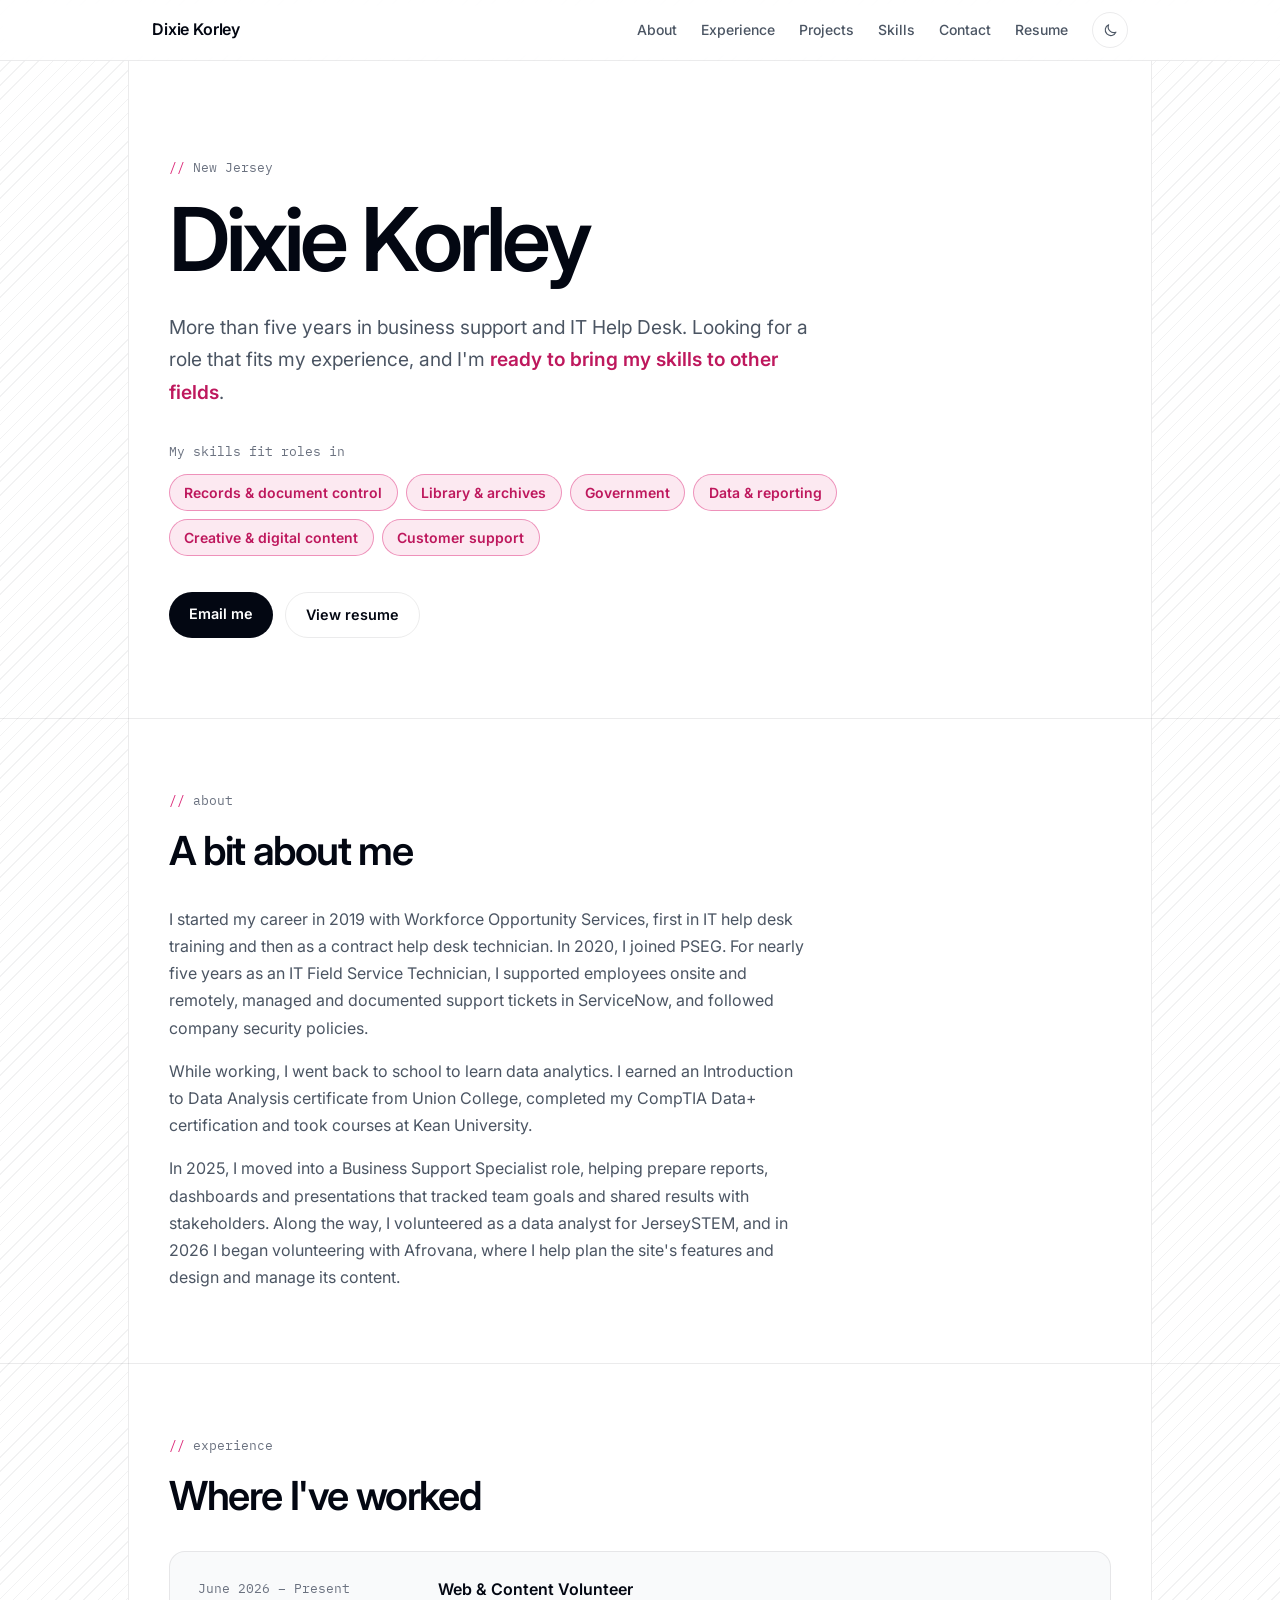
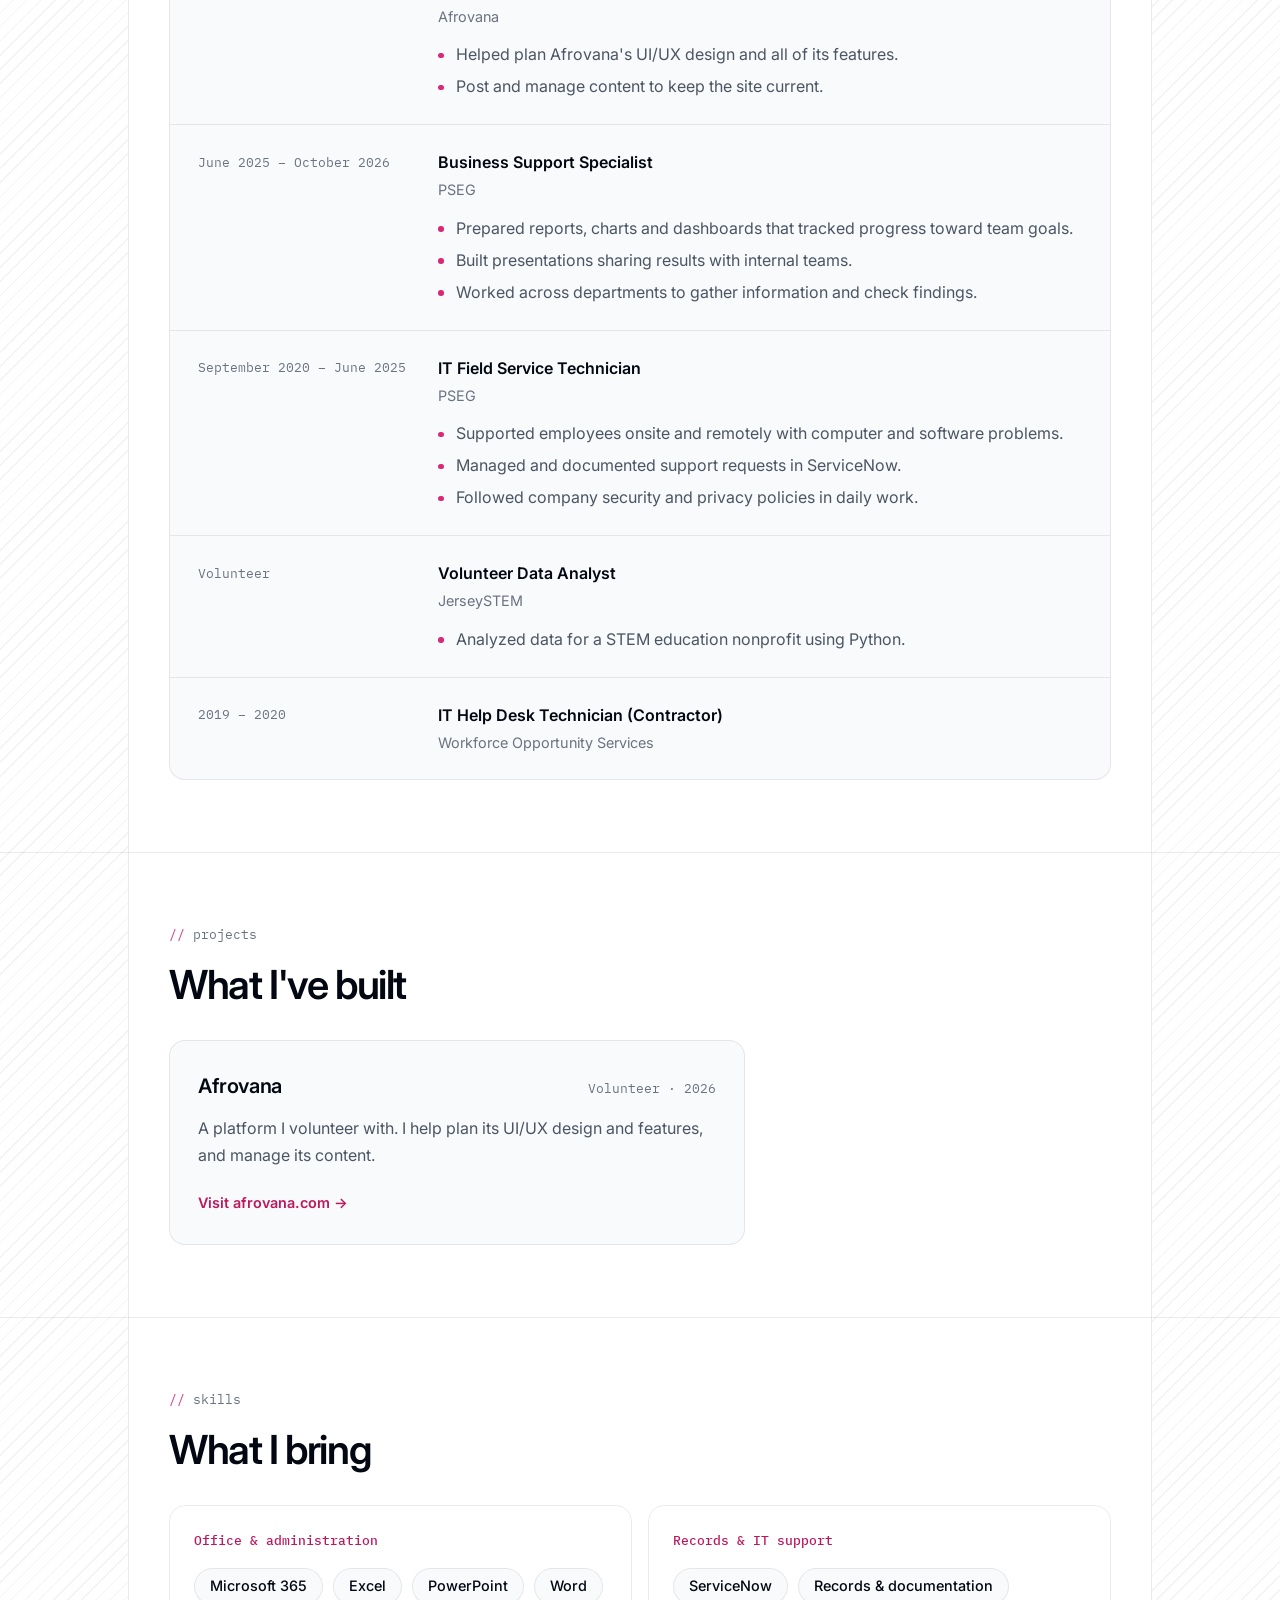
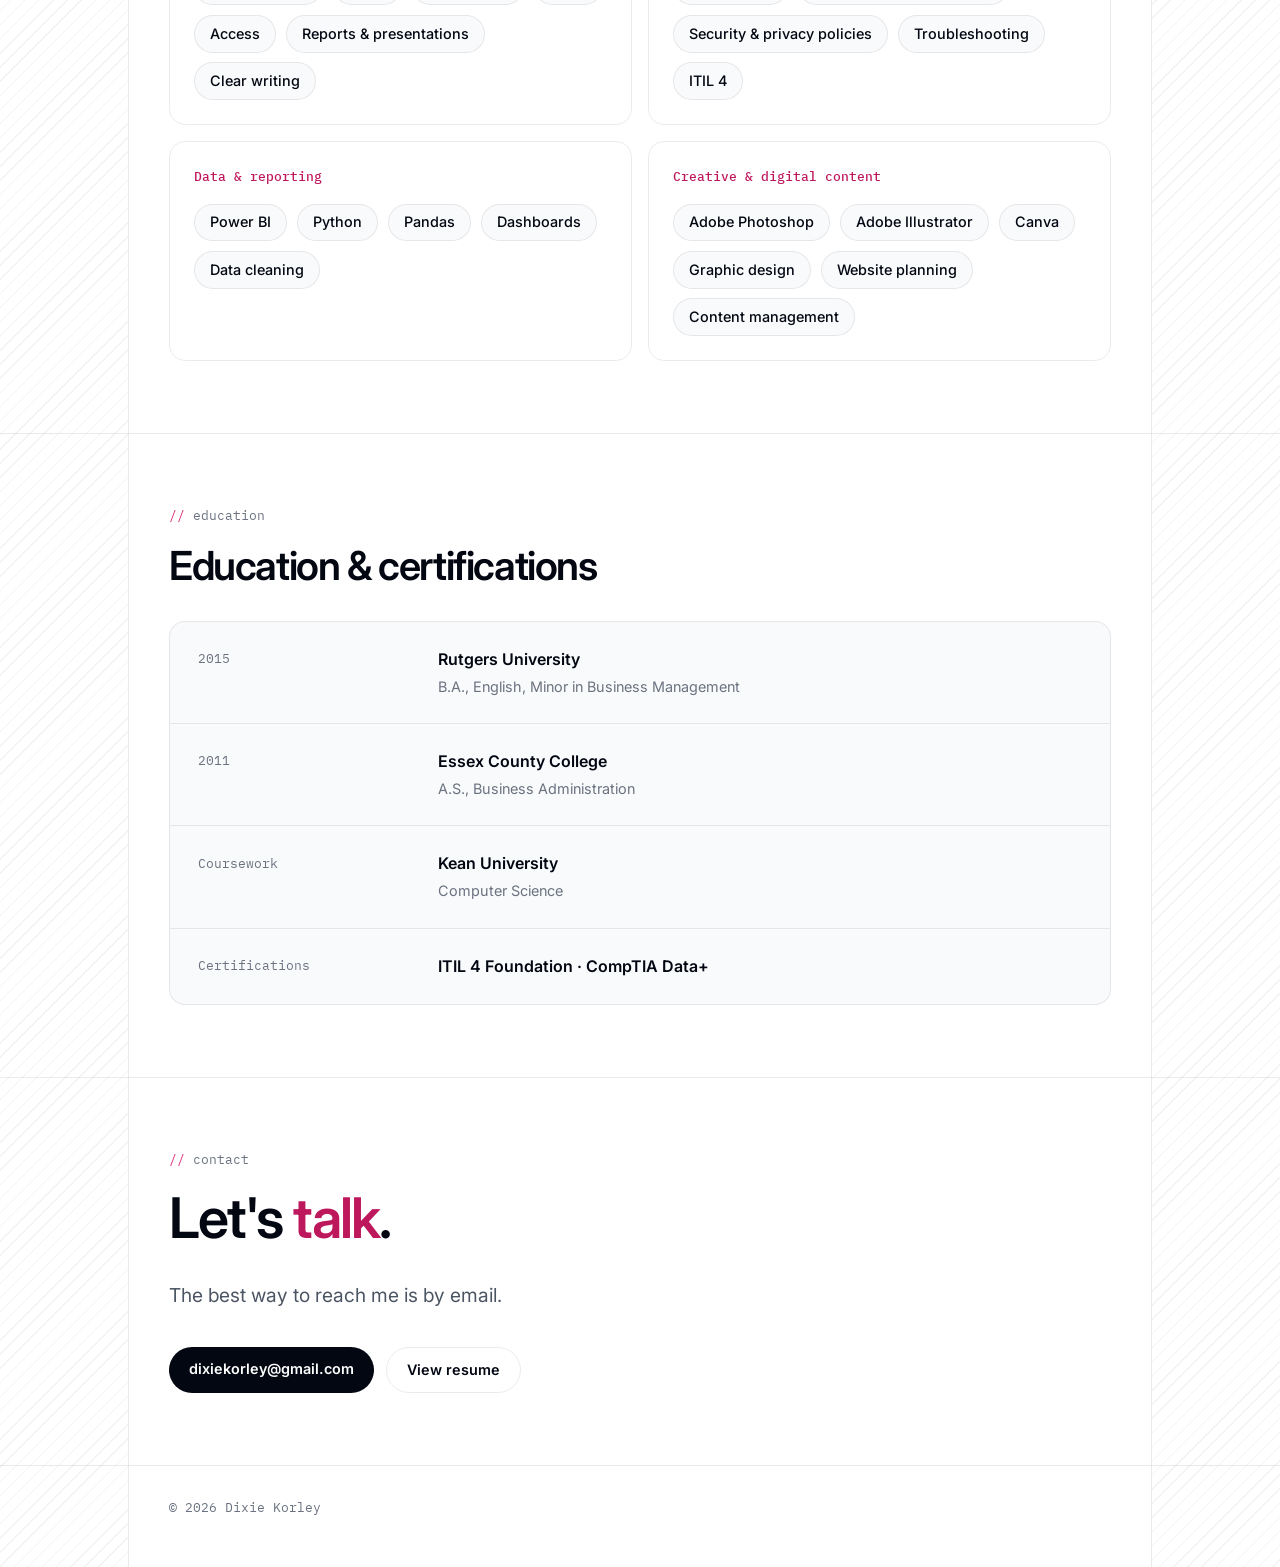
<file: index.html>
<!DOCTYPE html>
<html lang="en">

<head>
	<meta charset="utf-8">
	<meta name="viewport" content="width=device-width, initial-scale=1">
	<title>Dixie Korley</title>
	<meta name="description" content="Dixie Korley, based in New Jersey: experience, skills and contact.">
	<meta name="color-scheme" content="light dark">
	<meta name="theme-color" content="#ffffff" media="(prefers-color-scheme: light)">
	<meta name="theme-color" content="#030712" media="(prefers-color-scheme: dark)">
	<script>
		try {
			var saved = localStorage.getItem("theme");
			if (saved === "light" || saved === "dark") document.documentElement.setAttribute("data-theme", saved);
		} catch (e) {}
	</script>
	<link rel="icon" href="favicon.ico" sizes="any">
	<link rel="icon" type="image/png" sizes="32x32" href="favicon-32.png">
	<link rel="apple-touch-icon" href="apple-touch-icon.png">
	<link rel="preconnect" href="https://fonts.googleapis.com">
	<link rel="preconnect" href="https://fonts.gstatic.com" crossorigin>
	<link rel="stylesheet" href="https://fonts.googleapis.com/css2?family=Inter:wght@400;500;600;700&family=IBM+Plex+Mono:wght@400;500&display=swap">
	<link rel="stylesheet" href="./index.css">
</head>

<body>
	<header class="nav">
		<div class="nav-inner">
			<a class="brand" href="#top">Dixie Korley</a>
			<nav class="nav-links" id="site-menu" aria-label="Sections">
				<a href="#about">About</a>
				<a href="#experience">Experience</a>
				<a href="#projects">Projects</a>
				<a href="#skills">Skills</a>
				<a href="#contact">Contact</a>
				<a href="./resume.html">Resume</a>
			</nav>
			<button class="theme-toggle" type="button" aria-label="Switch between light and dark mode">
				<svg class="icon-sun" viewBox="0 0 24 24" aria-hidden="true"><circle cx="12" cy="12" r="4.5"/><path d="M12 2v2M12 20v2M4.9 4.9l1.4 1.4M17.7 17.7l1.4 1.4M2 12h2M20 12h2M4.9 19.1l1.4-1.4M17.7 6.3l1.4-1.4"/></svg>
				<svg class="icon-moon" viewBox="0 0 24 24" aria-hidden="true"><path d="M20 14.5A8 8 0 0 1 9.5 4a8 8 0 1 0 10.5 10.5z"/></svg>
			</button>
			<button class="menu-toggle" type="button" aria-label="Open menu" aria-controls="site-menu" aria-expanded="false">
				<svg class="icon-menu" viewBox="0 0 24 24" aria-hidden="true"><path d="M4 7h16M4 12h16M4 17h16"/></svg>
				<svg class="icon-close" viewBox="0 0 24 24" aria-hidden="true"><path d="M6 6l12 12M18 6L6 18"/></svg>
			</button>
		</div>
	</header>

	<div class="frame" id="top">
		<section class="hero">
			<p class="label">New Jersey</p>
			<h1>Dixie Korley</h1>
			<p class="lead">More than five years in business support and IT Help Desk. Looking for a role that fits my experience, and I'm <span class="hl">ready to bring my skills to other fields</span>.</p>
			<p class="fit-label">My skills fit roles in</p>
			<ul class="fit">
				<li>Records &amp; document control</li>
				<li>Library &amp; archives</li>
				<li>Government</li>
				<li>Data &amp; reporting</li>
				<li>Creative &amp; digital content</li>
				<li>Customer support</li>
			</ul>
			<div class="actions">
				<a class="btn btn-solid" href="mailto:dixiekorley@gmail.com">Email me</a>
				<a class="btn btn-outline" href="./resume.html">View resume</a>
			</div>
		</section>

		<section id="about">
			<p class="label">about</p>
			<h2>A bit about me</h2>
			<div class="prose">
				<p>I started my career in 2019 with Workforce Opportunity Services, first in IT help desk training and then as a contract help desk technician. In 2020, I joined PSEG. For nearly five years as an IT Field Service Technician, I supported employees onsite and remotely, managed and documented support tickets in ServiceNow, and followed company security policies.</p>
				<p>While working, I went back to school to learn data analytics. I earned an Introduction to Data Analysis certificate from Union College, completed my CompTIA Data+ certification and took courses at Kean University.</p>
				<p>In 2025, I moved into a Business Support Specialist role, helping prepare reports, dashboards and presentations that tracked team goals and shared results with stakeholders. Along the way, I volunteered as a data analyst for JerseySTEM, and in 2026 I began volunteering with Afrovana, where I help plan the site's features and design and manage its content.</p>
			</div>
		</section>

		<section id="experience">
			<p class="label">experience</p>
			<h2>Where I've worked</h2>

			<div class="rows">
				<article class="row">
					<p class="when">June 2026 &ndash; Present</p>
					<div>
						<h3>Web &amp; Content Volunteer</h3>
						<p class="org">Afrovana</p>
						<ul>
							<li>Helped plan Afrovana's UI/UX design and all of its features.</li>
							<li>Post and manage content to keep the site current.</li>
						</ul>
					</div>
				</article>

				<article class="row">
					<p class="when">June 2025 &ndash; October 2026</p>
					<div>
						<h3>Business Support Specialist</h3>
						<p class="org">PSEG</p>
						<ul>
							<li>Prepared reports, charts and dashboards that tracked progress toward team goals.</li>
							<li>Built presentations sharing results with internal teams.</li>
							<li>Worked across departments to gather information and check findings.</li>
						</ul>
					</div>
				</article>

				<article class="row">
					<p class="when">September 2020 &ndash; June 2025</p>
					<div>
						<h3>IT Field Service Technician</h3>
						<p class="org">PSEG</p>
						<ul>
							<li>Supported employees onsite and remotely with computer and software problems.</li>
							<li>Managed and documented support requests in ServiceNow.</li>
							<li>Followed company security and privacy policies in daily work.</li>
						</ul>
					</div>
				</article>

				<article class="row">
					<p class="when">Volunteer</p>
					<div>
						<h3>Volunteer Data Analyst</h3>
						<p class="org">JerseySTEM</p>
						<ul>
							<li>Analyzed data for a STEM education nonprofit using Python.</li>
						</ul>
					</div>
				</article>

				<article class="row">
					<p class="when">2019 &ndash; 2020</p>
					<div>
						<h3>IT Help Desk Technician (Contractor)</h3>
						<p class="org">Workforce Opportunity Services</p>
					</div>
				</article>
			</div>
		</section>

		<section id="projects">
			<p class="label">projects</p>
			<h2>What I've built</h2>
			<a class="project" target="_blank" rel="noopener" href="https://afrovana.com">
				<div class="project-head">
					<h3>Afrovana</h3>
					<span class="project-tag">Volunteer &middot; 2026</span>
				</div>
				<p>A platform I volunteer with. I help plan its UI/UX design and features, and manage its content.</p>
				<span class="project-link">Visit afrovana.com <span aria-hidden="true">&rarr;</span></span>
			</a>
		</section>

		<section id="skills">
			<p class="label">skills</p>
			<h2>What I bring</h2>
			<div class="skill-groups">
				<div class="skill-group">
					<h3>Office &amp; administration</h3>
					<ul class="pills">
						<li>Microsoft 365</li>
						<li>Excel</li>
						<li>PowerPoint</li>
						<li>Word</li>
						<li>Access</li>
						<li>Reports &amp; presentations</li>
						<li>Clear writing</li>
					</ul>
				</div>
				<div class="skill-group">
					<h3>Records &amp; IT support</h3>
					<ul class="pills">
						<li>ServiceNow</li>
						<li>Records &amp; documentation</li>
						<li>Security &amp; privacy policies</li>
						<li>Troubleshooting</li>
						<li>ITIL 4</li>
					</ul>
				</div>
				<div class="skill-group">
					<h3>Data &amp; reporting</h3>
					<ul class="pills">
						<li>Power BI</li>
						<li>Python</li>
						<li>Pandas</li>
						<li>Dashboards</li>
						<li>Data cleaning</li>
					</ul>
				</div>
				<div class="skill-group">
					<h3>Creative &amp; digital content</h3>
					<ul class="pills">
						<li>Adobe Photoshop</li>
						<li>Adobe Illustrator</li>
						<li>Canva</li>
						<li>Graphic design</li>
						<li>Website planning</li>
						<li>Content management</li>
					</ul>
				</div>
			</div>
		</section>

		<section id="education">
			<p class="label">education</p>
			<h2>Education &amp; certifications</h2>
			<div class="rows">
				<div class="row">
					<p class="when">2015</p>
					<div>
						<h3>Rutgers University</h3>
						<p class="org">B.A., English, Minor in Business Management</p>
					</div>
				</div>
				<div class="row">
					<p class="when">2011</p>
					<div>
						<h3>Essex County College</h3>
						<p class="org">A.S., Business Administration</p>
					</div>
				</div>
				<div class="row">
					<p class="when">Coursework</p>
					<div>
						<h3>Kean University</h3>
						<p class="org">Computer Science</p>
					</div>
				</div>
				<div class="row">
					<p class="when">Certifications</p>
					<div>
						<h3>ITIL 4 Foundation &middot; CompTIA Data+</h3>
					</div>
				</div>
			</div>
		</section>

		<section id="contact" class="contact">
			<p class="label">contact</p>
			<h2>Let's <span class="hl">talk</span>.</h2>
			<p class="lead">The best way to reach me is by email.</p>
			<div class="actions">
				<a class="btn btn-solid" href="mailto:dixiekorley@gmail.com">dixiekorley@gmail.com</a>
				<a class="btn btn-outline" href="./resume.html">View resume</a>
			</div>
		</section>

		<footer>
			<p>&copy; 2026 Dixie Korley</p>
		</footer>
	</div>

	<script>
		(function () {
			var root = document.documentElement;
			var button = document.querySelector(".theme-toggle");
			function current() {
				var set = root.getAttribute("data-theme");
				if (set) return set;
				return window.matchMedia("(prefers-color-scheme: dark)").matches ? "dark" : "light";
			}
			button.addEventListener("click", function () {
				var next = current() === "dark" ? "light" : "dark";
				root.setAttribute("data-theme", next);
				try { localStorage.setItem("theme", next); } catch (e) {}
			});
		})();

		// Phone menu
		(function () {
			var header = document.querySelector(".nav");
			var toggle = document.querySelector(".menu-toggle");
			var menu = document.getElementById("site-menu");
			function setOpen(open) {
				header.classList.toggle("open", open);
				toggle.setAttribute("aria-expanded", open ? "true" : "false");
				toggle.setAttribute("aria-label", open ? "Close menu" : "Open menu");
			}
			toggle.addEventListener("click", function () {
				setOpen(!header.classList.contains("open"));
			});
			menu.addEventListener("click", function (e) {
				if (e.target.closest("a")) setOpen(false);
			});
			document.addEventListener("keydown", function (e) {
				if (e.key === "Escape" && header.classList.contains("open")) {
					setOpen(false);
					toggle.focus();
				}
			});
			document.addEventListener("click", function (e) {
				if (header.classList.contains("open") && !header.contains(e.target)) setOpen(false);
			});
			window.matchMedia("(min-width: 721px)").addEventListener("change", function (e) {
				if (e.matches) setOpen(false);
			});
		})();
	</script>
</body>

</html>
</file>
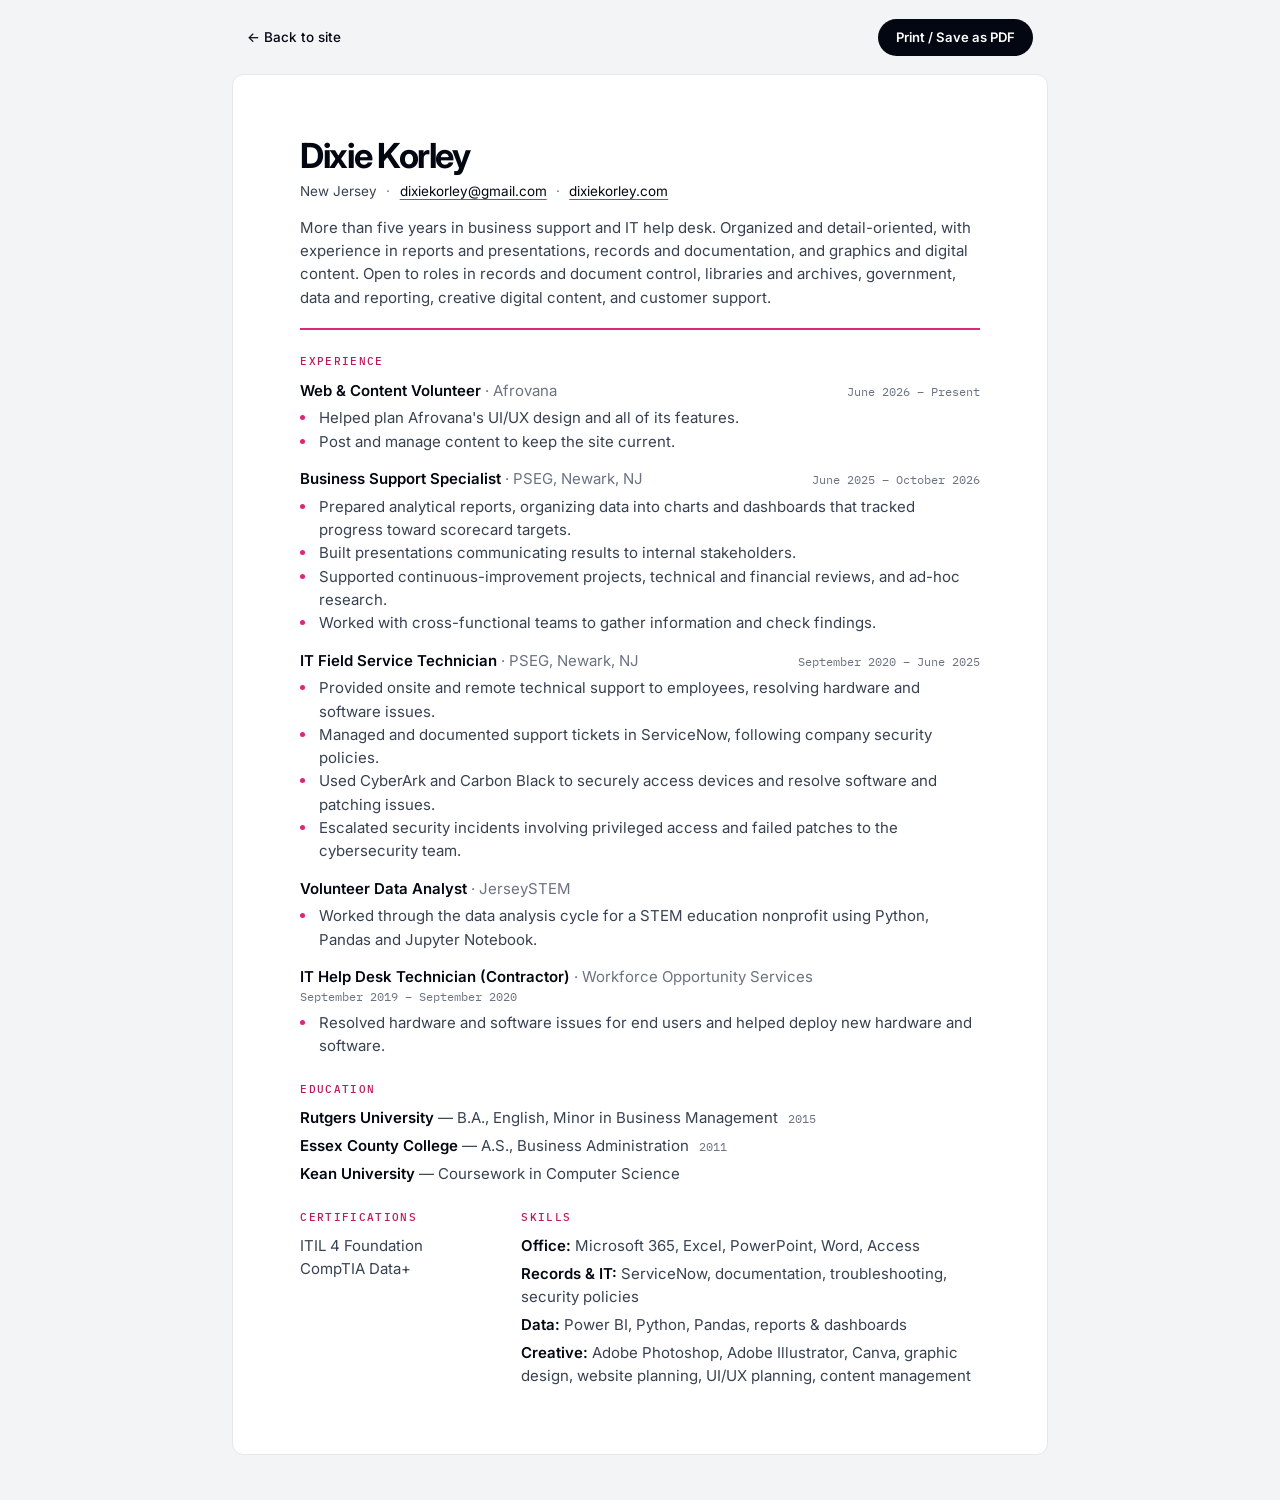
<file: resume.html>
<!DOCTYPE html>
<html lang="en">

<head>
	<meta charset="utf-8">
	<meta name="viewport" content="width=device-width, initial-scale=1">
	<title>Dixie Korley | Resume</title>
	<meta name="description" content="Resume of Dixie Korley, New Jersey.">
	<meta name="color-scheme" content="light">
	<meta name="theme-color" content="#ffffff">
	<link rel="icon" href="favicon.ico" sizes="any">
	<link rel="icon" type="image/png" sizes="32x32" href="favicon-32.png">
	<link rel="apple-touch-icon" href="apple-touch-icon.png">
	<link rel="preconnect" href="https://fonts.googleapis.com">
	<link rel="preconnect" href="https://fonts.gstatic.com" crossorigin>
	<link rel="stylesheet" href="https://fonts.googleapis.com/css2?family=Inter:wght@400;500;600;700&family=IBM+Plex+Mono:wght@400;500&display=swap">
	<link rel="stylesheet" href="./resume.css">
</head>

<body>
	<nav class="toolbar">
		<a class="back" href="./">&larr; Back to site</a>
		<button class="print" type="button" onclick="window.print()">Print / Save as PDF</button>
	</nav>

	<main class="page">
		<header class="head">
			<h1>Dixie Korley</h1>
			<p class="contact">
				New Jersey
				<span class="sep">&middot;</span>
				<a href="mailto:dixiekorley@gmail.com">dixiekorley@gmail.com</a>
				<span class="sep">&middot;</span>
				<a href="https://dixiekorley.com">dixiekorley.com</a>
			</p>
			<p class="summary">More than five years in business support and IT help desk. Organized and detail-oriented, with experience in reports and presentations, records and documentation, and graphics and digital content. Open to roles in records and document control, libraries and archives, government, data and reporting, creative digital content, and customer support.</p>
		</header>

		<section>
			<h2>Experience</h2>

			<article class="job">
				<div class="job-head">
					<h3>Web &amp; Content Volunteer <span class="org">&middot; Afrovana</span></h3>
					<p class="when">June 2026 &ndash; Present</p>
				</div>
				<ul>
					<li>Helped plan Afrovana's UI/UX design and all of its features.</li>
					<li>Post and manage content to keep the site current.</li>
				</ul>
			</article>

			<article class="job">
				<div class="job-head">
					<h3>Business Support Specialist <span class="org">&middot; PSEG, Newark, NJ</span></h3>
					<p class="when">June 2025 &ndash; October 2026</p>
				</div>
				<ul>
					<li>Prepared analytical reports, organizing data into charts and dashboards that tracked progress toward scorecard targets.</li>
					<li>Built presentations communicating results to internal stakeholders.</li>
					<li>Supported continuous-improvement projects, technical and financial reviews, and ad-hoc research.</li>
					<li>Worked with cross-functional teams to gather information and check findings.</li>
				</ul>
			</article>

			<article class="job">
				<div class="job-head">
					<h3>IT Field Service Technician <span class="org">&middot; PSEG, Newark, NJ</span></h3>
					<p class="when">September 2020 &ndash; June 2025</p>
				</div>
				<ul>
					<li>Provided onsite and remote technical support to employees, resolving hardware and software issues.</li>
					<li>Managed and documented support tickets in ServiceNow, following company security policies.</li>
					<li>Used CyberArk and Carbon Black to securely access devices and resolve software and patching issues.</li>
					<li>Escalated security incidents involving privileged access and failed patches to the cybersecurity team.</li>
				</ul>
			</article>

			<article class="job">
				<div class="job-head">
					<h3>Volunteer Data Analyst <span class="org">&middot; JerseySTEM</span></h3>
				</div>
				<ul>
					<li>Worked through the data analysis cycle for a STEM education nonprofit using Python, Pandas and Jupyter Notebook.</li>
				</ul>
			</article>

			<article class="job">
				<div class="job-head">
					<h3>IT Help Desk Technician (Contractor) <span class="org">&middot; Workforce Opportunity Services</span></h3>
					<p class="when">September 2019 &ndash; September 2020</p>
				</div>
				<ul>
					<li>Resolved hardware and software issues for end users and helped deploy new hardware and software.</li>
				</ul>
			</article>
		</section>

		<section>
			<h2>Education</h2>
			<div class="edu">
				<p><strong>Rutgers University</strong> &mdash; B.A., English, Minor in Business Management <span class="when">2015</span></p>
				<p><strong>Essex County College</strong> &mdash; A.S., Business Administration <span class="when">2011</span></p>
				<p><strong>Kean University</strong> &mdash; Coursework in Computer Science</p>
			</div>
		</section>

		<section class="two-col">
			<div>
				<h2>Certifications</h2>
				<p>ITIL 4 Foundation<br>CompTIA Data+</p>
			</div>
			<div>
				<h2>Skills</h2>
				<p><strong>Office:</strong> Microsoft 365, Excel, PowerPoint, Word, Access</p>
				<p><strong>Records &amp; IT:</strong> ServiceNow, documentation, troubleshooting, security policies</p>
				<p><strong>Data:</strong> Power BI, Python, Pandas, reports &amp; dashboards</p>
				<p><strong>Creative:</strong> Adobe Photoshop, Adobe Illustrator, Canva, graphic design, website planning, UI/UX planning, content management</p>
			</div>
		</section>
	</main>
</body>

</html>
</file>
<file: index.css>
/* Light mode (default) */
:root {
	--bg: #ffffff;
	--panel: #f9fafb;
	--text: #4b5563;
	--heading: #030712;
	--muted: #6b7280;
	--line: rgba(3, 7, 18, 0.08);
	--hatch: rgba(3, 7, 18, 0.05);
	--pink: #db2777;
	--pink-text: #be185d;
	--btn-bg: #030712;
	--btn-text: #ffffff;
	--sans: 'Inter', system-ui, sans-serif;
	--mono: 'IBM Plex Mono', ui-monospace, monospace;
	color-scheme: light;
}

/* Dark mode: follows the device setting unless the visitor picked light */
@media (prefers-color-scheme: dark) {
	:root:not([data-theme="light"]) {
		--bg: #030712;
		--panel: #0b1120;
		--text: #9ca3af;
		--heading: #ffffff;
		--muted: #6b7280;
		--line: rgba(255, 255, 255, 0.1);
		--hatch: rgba(255, 255, 255, 0.06);
		--pink: #f472b6;
		--pink-text: #f472b6;
		--btn-bg: #ffffff;
		--btn-text: #030712;
		color-scheme: dark;
	}
}

/* Dark mode: picked with the toggle */
:root[data-theme="dark"] {
	--bg: #030712;
	--panel: #0b1120;
	--text: #9ca3af;
	--heading: #ffffff;
	--muted: #6b7280;
	--line: rgba(255, 255, 255, 0.1);
	--hatch: rgba(255, 255, 255, 0.06);
	--pink: #f472b6;
	--pink-text: #f472b6;
	--btn-bg: #ffffff;
	--btn-text: #030712;
	color-scheme: dark;
}

* {
	box-sizing: border-box;
}

html {
	overflow-x: clip;
	font-size: 16px;
	scroll-behavior: smooth;
	scroll-padding-top: 4.5rem;
	-webkit-text-size-adjust: 100%;
}

body {
	margin: 0;
	overflow-x: clip;
	color: var(--text);
	font-family: var(--sans);
	line-height: 1.7;
	-webkit-font-smoothing: antialiased;
	/* Striped side margins */
	background-color: var(--bg);
	background-image: repeating-linear-gradient(135deg, var(--hatch) 0 1px, transparent 1px 10px);
	transition: background-color 0.25s, color 0.25s;
}

::selection {
	background: var(--pink);
	color: #ffffff;
}

a {
	color: var(--heading);
	text-decoration: underline;
	text-decoration-color: var(--pink);
	text-decoration-thickness: 1px;
	text-underline-offset: 4px;
	transition: color 0.2s;
}

a:hover,
a:focus-visible {
	color: var(--pink-text);
}

.hl {
	color: var(--pink-text);
	font-weight: 600;
}

/* Top bar */

.nav {
	position: sticky;
	top: 0;
	z-index: 10;
	background: color-mix(in srgb, var(--bg) 85%, transparent);
	backdrop-filter: blur(10px);
	-webkit-backdrop-filter: blur(10px);
	border-bottom: 1px solid var(--line);
}

.nav-inner {
	max-width: 64rem;
	margin: 0 auto;
	padding: 0.75rem 1.5rem;
	display: flex;
	align-items: center;
	gap: 1.5rem;
}

.brand {
	font-weight: 600;
	color: var(--heading);
	text-decoration: none;
	letter-spacing: -0.01em;
}

.brand:hover {
	color: var(--heading);
}

.nav-links {
	margin-left: auto;
	display: flex;
	gap: 1.5rem;
}

.nav-links a {
	color: var(--text);
	font-size: 0.875rem;
	font-weight: 500;
	text-decoration: none;
}

.nav-links a:hover,
.nav-links a:focus-visible {
	color: var(--heading);
}

.theme-toggle,
.menu-toggle {
	width: 2.25rem;
	height: 2.25rem;
	display: grid;
	place-items: center;
	padding: 0;
	background: transparent;
	border: 1px solid var(--line);
	border-radius: 999px;
	color: var(--text);
	cursor: pointer;
	transition: color 0.2s, border-color 0.2s;
}

.theme-toggle:hover,
.theme-toggle:focus-visible,
.menu-toggle:hover,
.menu-toggle:focus-visible {
	color: var(--pink-text);
	border-color: var(--pink);
}

/* Phone menu button: hidden on larger screens */
.menu-toggle {
	display: none;
}

.menu-toggle .icon-close,
.nav.open .menu-toggle .icon-menu {
	display: none;
}

.nav.open .menu-toggle .icon-close {
	display: block;
}

.theme-toggle svg,
.menu-toggle svg {
	width: 1.05rem;
	height: 1.05rem;
	fill: none;
	stroke: currentColor;
	stroke-width: 1.6;
	stroke-linecap: round;
	stroke-linejoin: round;
}

/* Show the sun in dark mode (switch to light), the moon in light mode */
.icon-sun {
	display: none;
}

@media (prefers-color-scheme: dark) {
	:root:not([data-theme="light"]) .icon-sun {
		display: block;
	}

	:root:not([data-theme="light"]) .icon-moon {
		display: none;
	}
}

:root[data-theme="dark"] .icon-sun {
	display: block;
}

:root[data-theme="dark"] .icon-moon {
	display: none;
}

/* Framed content column */

.frame {
	max-width: 64rem;
	margin: 0 auto;
	background: var(--bg);
	border-left: 1px solid var(--line);
	border-right: 1px solid var(--line);
	transition: background-color 0.25s;
}

section {
	position: relative;
	padding: 4.5rem 2.5rem;
}

/* Guide lines that run the full width of the screen */
section + section::before,
footer::before {
	content: "";
	position: absolute;
	top: 0;
	left: -100vw;
	right: -100vw;
	height: 1px;
	background: var(--line);
}

.label {
	font-family: var(--mono);
	font-size: 0.8rem;
	color: var(--muted);
	margin: 0 0 1rem;
}

.label::before {
	content: "// ";
	color: var(--pink);
}

h1 {
	font-size: clamp(3rem, 9vw, 5.5rem);
	font-weight: 600;
	line-height: 1;
	letter-spacing: -0.045em;
	color: var(--heading);
	margin: 0;
}

h2 {
	font-size: clamp(1.75rem, 4vw, 2.5rem);
	font-weight: 600;
	line-height: 1.15;
	letter-spacing: -0.035em;
	color: var(--heading);
	margin: 0 0 2rem;
}

h3 {
	font-size: 1rem;
	font-weight: 600;
	color: var(--heading);
	margin: 0;
}

.lead {
	font-size: 1.2rem;
	line-height: 1.7;
	max-width: 40rem;
	margin: 1.75rem 0 0;
}

.prose {
	max-width: 40rem;
}

.prose p {
	margin: 0 0 1rem;
}

.prose p:last-child {
	margin-bottom: 0;
}

/* Hero */

.fit-label {
	font-family: var(--mono);
	font-size: 0.8rem;
	color: var(--muted);
	margin: 2rem 0 0.75rem;
}

.fit {
	list-style: none;
	margin: 0;
	padding: 0;
	display: flex;
	flex-wrap: wrap;
	gap: 0.5rem;
	max-width: 44rem;
}

.fit li {
	padding: 0.35rem 0.9rem;
	border-radius: 999px;
	border: 1px solid color-mix(in srgb, var(--pink) 45%, transparent);
	background: color-mix(in srgb, var(--pink) 10%, transparent);
	color: var(--pink-text);
	font-size: 0.875rem;
	font-weight: 600;
}

.hero {
	padding-top: 6rem;
	padding-bottom: 5rem;
}

.actions {
	display: flex;
	flex-wrap: wrap;
	gap: 0.75rem;
	margin-top: 2.25rem;
}

.btn {
	display: inline-block;
	padding: 0.6rem 1.25rem;
	border-radius: 999px;
	font-size: 0.9rem;
	font-weight: 600;
	text-decoration: none;
	transition: background-color 0.2s, color 0.2s, border-color 0.2s;
}

.btn-solid {
	background: var(--btn-bg);
	color: var(--btn-text);
}

.btn-solid:hover,
.btn-solid:focus-visible {
	background: var(--pink);
	color: #ffffff;
}

.btn-outline {
	border: 1px solid var(--line);
	color: var(--heading);
}

.btn-outline:hover,
.btn-outline:focus-visible {
	border-color: var(--pink);
	color: var(--pink-text);
}

/* Experience and education rows */

.rows {
	border: 1px solid var(--line);
	border-radius: 1rem;
	background: var(--panel);
	overflow: hidden;
}

.row {
	display: grid;
	grid-template-columns: 13rem 1fr;
	gap: 0.25rem 2rem;
	padding: 1.5rem 1.75rem;
}

.row + .row {
	border-top: 1px solid var(--line);
}

.when {
	font-family: var(--mono);
	font-size: 0.8rem;
	color: var(--muted);
	margin: 0.15rem 0 0;
}

.org {
	color: var(--muted);
	font-size: 0.9rem;
	margin: 0.1rem 0 0;
}

.row ul {
	margin: 0.75rem 0 0;
	padding: 0;
	list-style: none;
}

.row li {
	position: relative;
	padding-left: 1.1rem;
}

.row li + li {
	margin-top: 0.3rem;
}

.row li::before {
	content: "";
	position: absolute;
	left: 0;
	top: 0.72em;
	width: 0.35rem;
	height: 0.35rem;
	border-radius: 50%;
	background: var(--pink);
}

/* Projects */

.project {
	display: block;
	max-width: 36rem;
	padding: 1.75rem;
	border: 1px solid var(--line);
	border-radius: 1rem;
	background: var(--panel);
	color: var(--text);
	text-decoration: none;
	transition: border-color 0.2s, transform 0.2s;
}

.project:hover,
.project:focus-visible {
	color: var(--text);
	border-color: var(--pink);
	transform: translateY(-2px);
}

.project-head {
	display: flex;
	justify-content: space-between;
	align-items: baseline;
	flex-wrap: wrap;
	gap: 0.25rem 1rem;
}

.project h3 {
	font-size: 1.25rem;
	letter-spacing: -0.02em;
}

.project-tag {
	font-family: var(--mono);
	font-size: 0.8rem;
	color: var(--muted);
}

.project p {
	margin: 0.75rem 0 1.25rem;
}

.project-link {
	font-size: 0.9rem;
	font-weight: 600;
	color: var(--pink-text);
}

/* Skills */

.skill-groups {
	display: grid;
	grid-template-columns: repeat(2, 1fr);
	gap: 1rem;
}

.skill-group {
	border: 1px solid var(--line);
	border-radius: 1rem;
	padding: 1.5rem;
}

.skill-group h3 {
	font-family: var(--mono);
	font-size: 0.8rem;
	font-weight: 500;
	color: var(--pink-text);
	margin-bottom: 1rem;
}

@media (max-width: 720px) {
	.skill-groups {
		grid-template-columns: 1fr;
	}

	.skill-group {
		padding: 1.25rem;
	}
}

.pills {
	list-style: none;
	margin: 0;
	padding: 0;
	display: flex;
	flex-wrap: wrap;
	gap: 0.6rem;
}

.pills li {
	border: 1px solid var(--line);
	background: var(--panel);
	border-radius: 999px;
	padding: 0.35rem 0.95rem;
	font-size: 0.9rem;
	font-weight: 500;
	color: var(--heading);
}

/* Contact */

.contact h2 {
	font-size: clamp(2.25rem, 6vw, 3.5rem);
	margin-bottom: 0;
}

/* Footer */

footer {
	position: relative;
	padding: 2rem 2.5rem 3rem;
	font-family: var(--mono);
	font-size: 0.8rem;
	color: var(--muted);
}

footer p {
	margin: 0;
}

/* Small screens */

@media (max-width: 720px) {
	.nav-inner {
		gap: 0.6rem;
	}

	.theme-toggle {
		margin-left: auto;
	}

	.menu-toggle {
		display: grid;
	}

	/* Drop-down menu under the top bar */
	.nav-links {
		display: none;
		position: absolute;
		top: 100%;
		left: 0;
		right: 0;
		margin: 0;
		flex-direction: column;
		gap: 0;
		padding: 0.5rem 1.25rem 1rem;
		background: var(--bg);
		border-bottom: 1px solid var(--line);
		box-shadow: 0 12px 24px rgba(3, 7, 18, 0.12);
	}

	.nav.open .nav-links {
		display: flex;
	}

	.nav-links a {
		padding: 0.85rem 0;
		font-size: 1rem;
		border-bottom: 1px solid var(--line);
	}

	.nav-links a:last-child {
		border-bottom: none;
		color: var(--pink-text);
		font-weight: 600;
	}

	section {
		padding: 3.5rem 1.25rem;
	}

	.hero {
		padding-top: 4rem;
	}

	.row {
		grid-template-columns: 1fr;
		padding: 1.25rem;
	}

	footer {
		padding-left: 1.25rem;
		padding-right: 1.25rem;
	}

	.lead {
		font-size: 1.1rem;
	}
}
</file>
<file: resume.css>
/* Resume page: always light, matches the main site's type and pink accent */
:root {
	--bg: #f3f4f6;
	--paper: #ffffff;
	--text: #374151;
	--heading: #030712;
	--muted: #6b7280;
	--line: #e5e7eb;
	--pink: #db2777;
	--pink-text: #be185d;
	--sans: 'Inter', system-ui, sans-serif;
	--mono: 'IBM Plex Mono', ui-monospace, monospace;
	color-scheme: light;
}

* {
	box-sizing: border-box;
}

html {
	font-size: 15px;
	-webkit-text-size-adjust: 100%;
}

body {
	margin: 0;
	background: var(--bg);
	color: var(--text);
	font-family: var(--sans);
	line-height: 1.55;
	-webkit-font-smoothing: antialiased;
}

a {
	color: var(--heading);
	text-decoration: underline;
	text-decoration-color: var(--pink);
	text-underline-offset: 3px;
}

a:hover,
a:focus-visible {
	color: var(--pink-text);
}

/* Toolbar (screen only) */

.toolbar {
	max-width: 8.5in;
	margin: 0 auto;
	padding: 1.25rem 1rem;
	display: flex;
	justify-content: space-between;
	align-items: center;
	gap: 1rem;
}

.back {
	font-size: 0.9rem;
	font-weight: 500;
	text-decoration: none;
}

.print {
	font: inherit;
	font-size: 0.875rem;
	font-weight: 600;
	padding: 0.55rem 1.2rem;
	border: none;
	border-radius: 999px;
	background: var(--heading);
	color: #ffffff;
	cursor: pointer;
	transition: background-color 0.2s;
}

.print:hover,
.print:focus-visible {
	background: var(--pink);
}

/* The page */

.page {
	max-width: 8.5in;
	margin: 0 auto 3rem;
	padding: 0.65in 0.7in;
	background: var(--paper);
	border: 1px solid var(--line);
	border-radius: 0.75rem;
}

.head {
	padding-bottom: 1.25rem;
	border-bottom: 2px solid var(--pink);
}

h1 {
	font-size: 2.3rem;
	font-weight: 700;
	line-height: 1.05;
	letter-spacing: -0.04em;
	color: var(--heading);
	margin: 0;
}

.contact {
	margin: 0.5rem 0 0;
	font-size: 0.9rem;
}

.sep {
	color: var(--muted);
	margin: 0 0.35rem;
}

.summary {
	margin: 0.9rem 0 0;
}

section {
	margin-top: 1.5rem;
}

h2 {
	font-family: var(--mono);
	font-size: 0.75rem;
	font-weight: 500;
	text-transform: uppercase;
	letter-spacing: 0.12em;
	color: var(--pink-text);
	margin: 0 0 0.6rem;
}

h3 {
	font-size: 1rem;
	font-weight: 600;
	color: var(--heading);
	margin: 0;
}

.org {
	font-weight: 400;
	color: var(--muted);
}

.job + .job {
	margin-top: 0.95rem;
}

.job-head {
	display: flex;
	justify-content: space-between;
	align-items: baseline;
	flex-wrap: wrap;
	gap: 0 1rem;
}

.when {
	font-family: var(--mono);
	font-size: 0.78rem;
	color: var(--muted);
	margin: 0;
	white-space: nowrap;
}

.job ul {
	margin: 0.3rem 0 0;
	padding-left: 1.1rem;
}

.job li {
	padding-left: 0.15rem;
}

.job li::marker {
	color: var(--pink);
}

.edu p {
	margin: 0 0 0.3rem;
}

.edu .when {
	margin-left: 0.4rem;
}

.two-col {
	display: grid;
	grid-template-columns: 1fr 2.4fr;
	gap: 0 2rem;
}

.two-col p {
	margin: 0 0 0.3rem;
}

strong {
	font-weight: 600;
	color: var(--heading);
}

/* Small screens */

@media (max-width: 640px) {
	.page {
		padding: 1.5rem 1.25rem;
		border-radius: 0;
		border-left: none;
		border-right: none;
	}

	.two-col {
		grid-template-columns: 1fr;
	}

	.two-col > div + div {
		margin-top: 1.5rem;
	}
}

/* Printing / Save as PDF */

@page {
	size: letter;
	margin: 0.5in;
}

@media print {
	html {
		font-size: 10pt;
	}

	body {
		background: #ffffff;
		line-height: 1.45;
	}

	h1 {
		font-size: 2rem;
	}

	section {
		margin-top: 1.1rem;
	}

	.job + .job {
		margin-top: 0.7rem;
	}

	.toolbar {
		display: none;
	}

	.page {
		max-width: none;
		margin: 0;
		padding: 0;
		border: none;
		border-radius: 0;
	}

	a {
		text-decoration: none;
	}

	.job {
		break-inside: avoid;
	}
}
</file>
